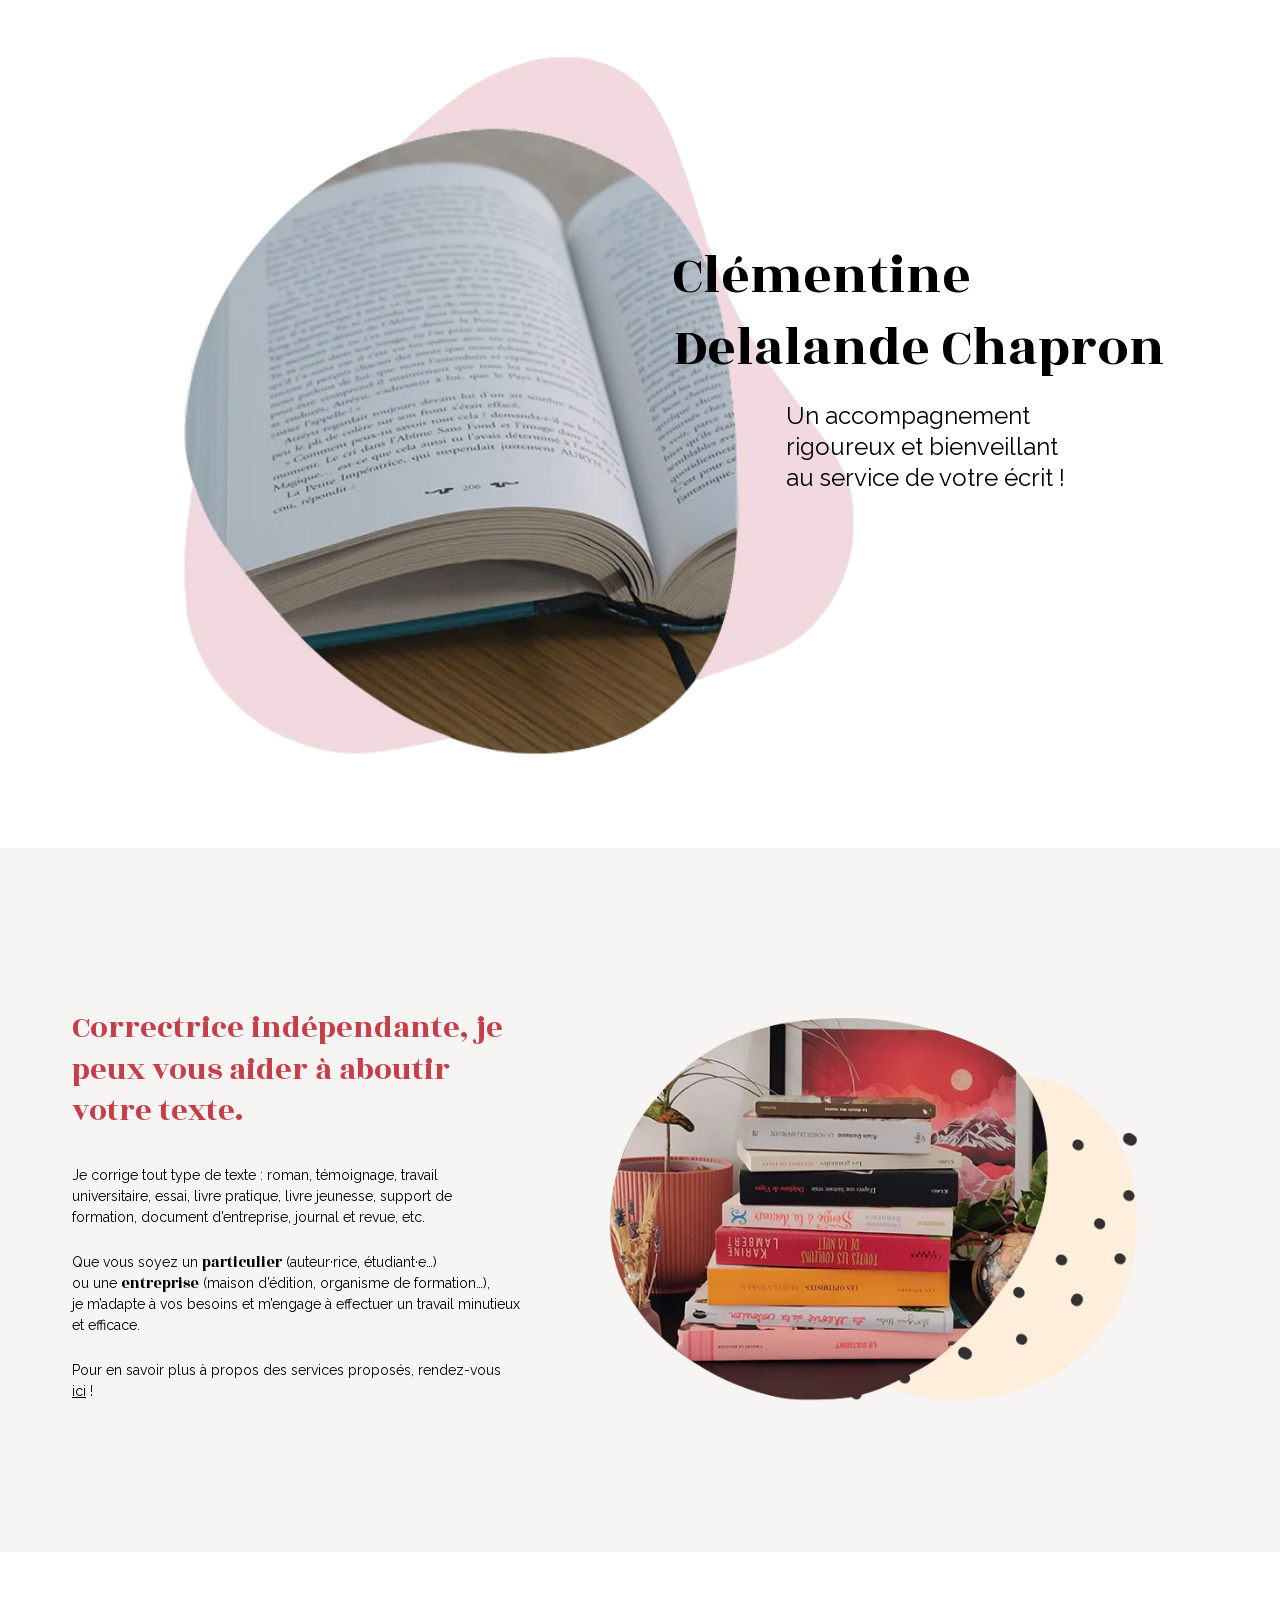
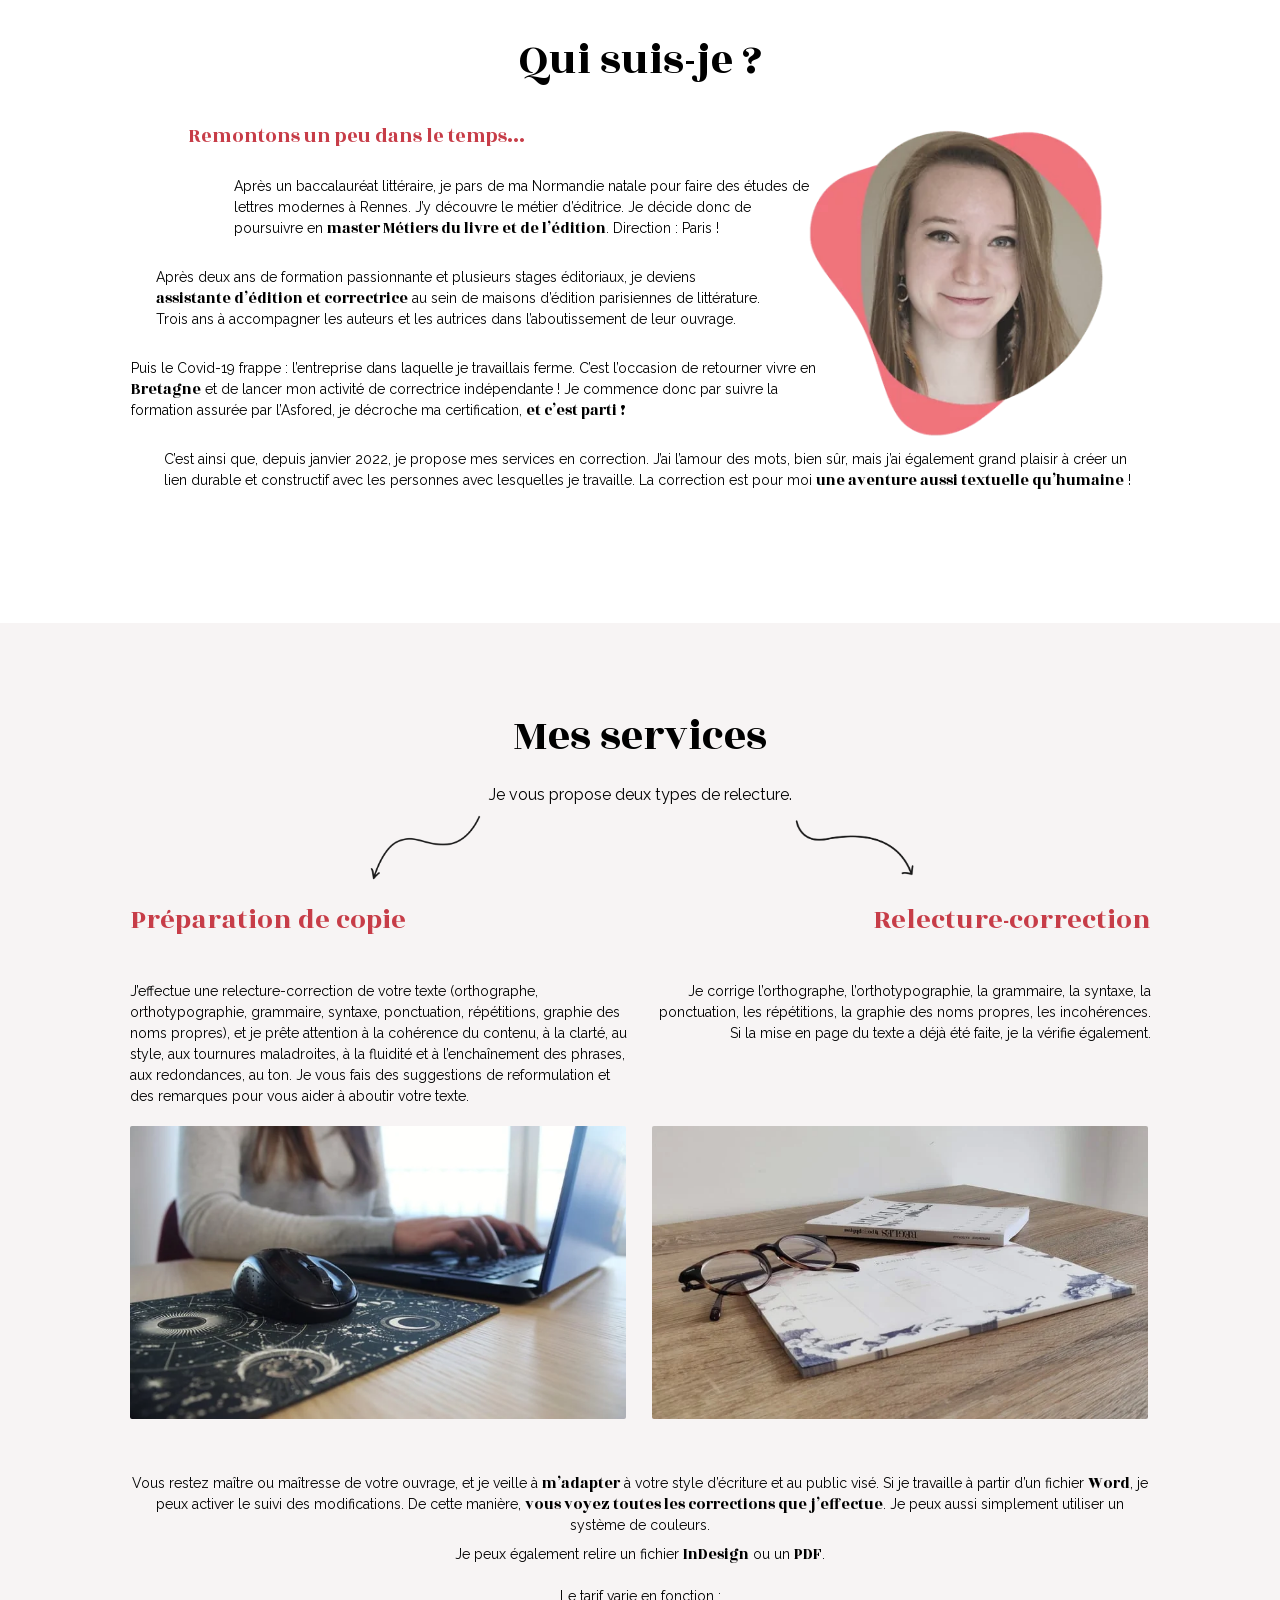
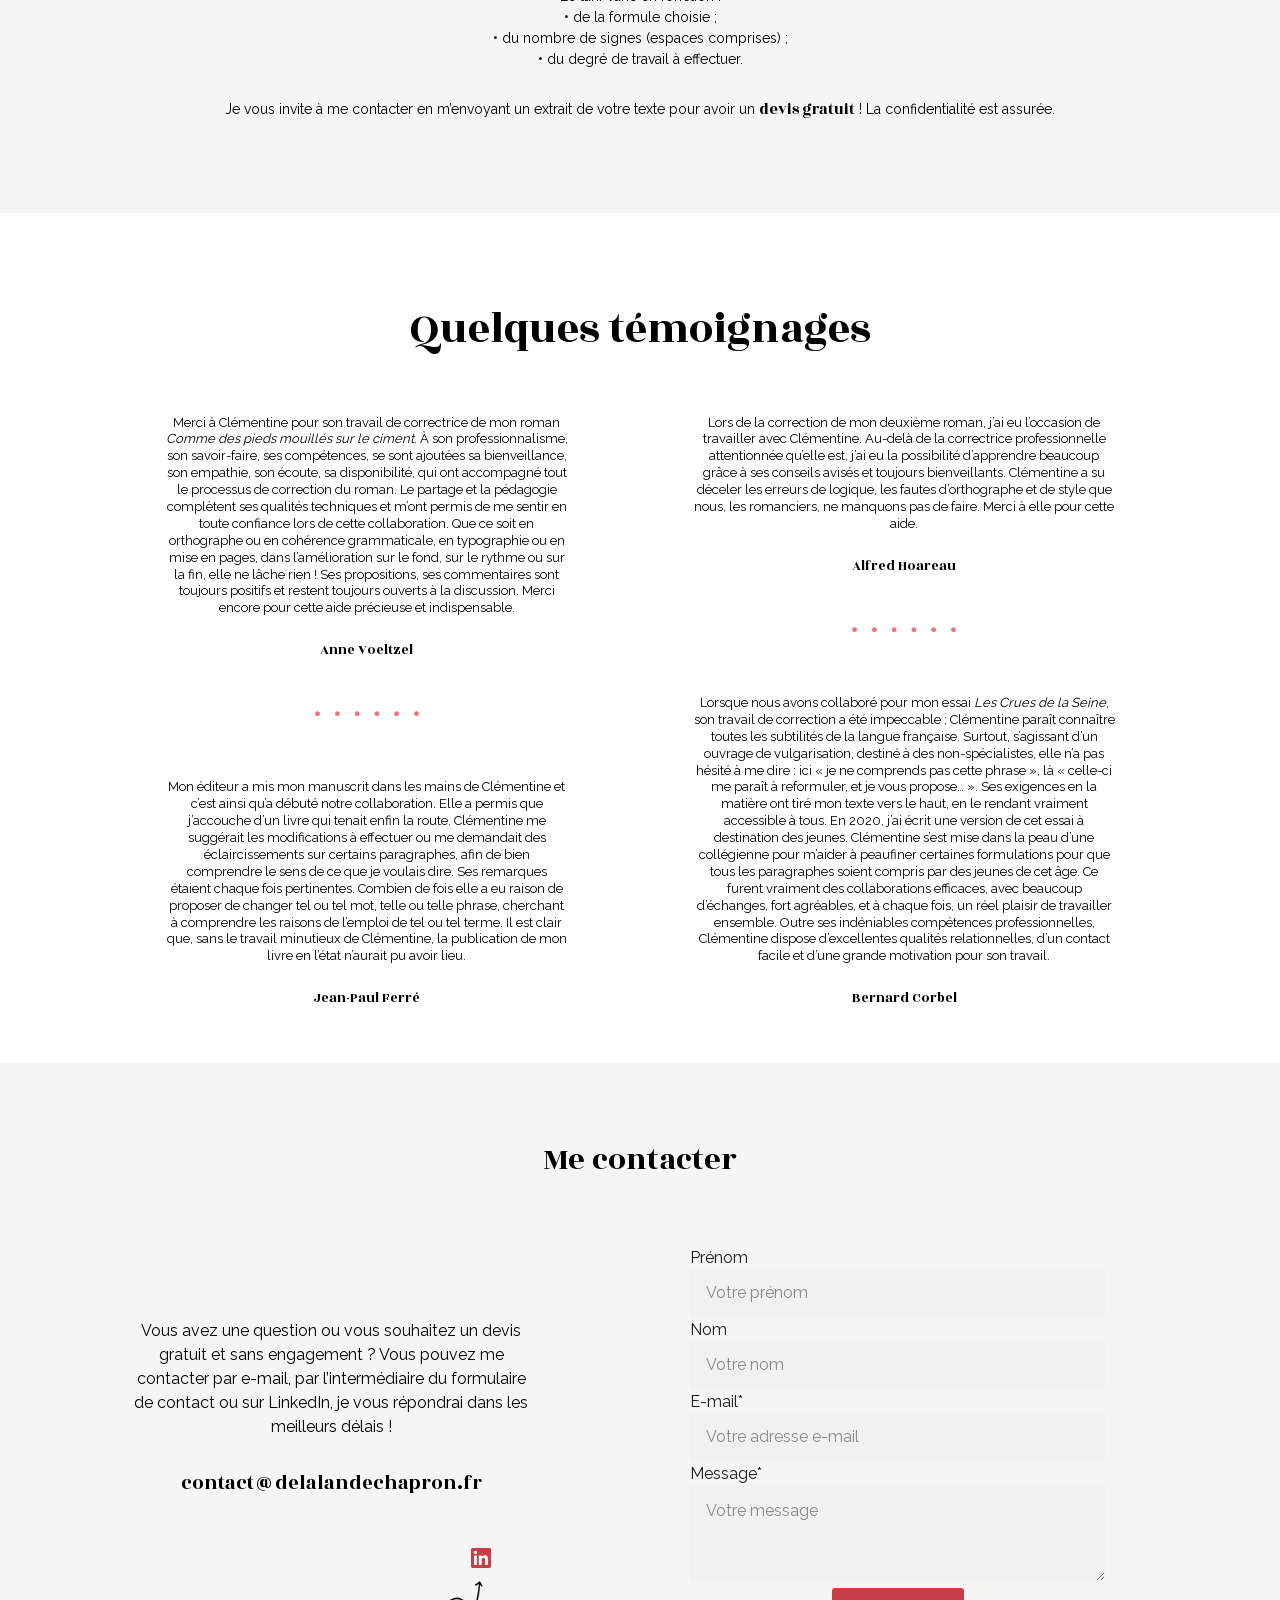
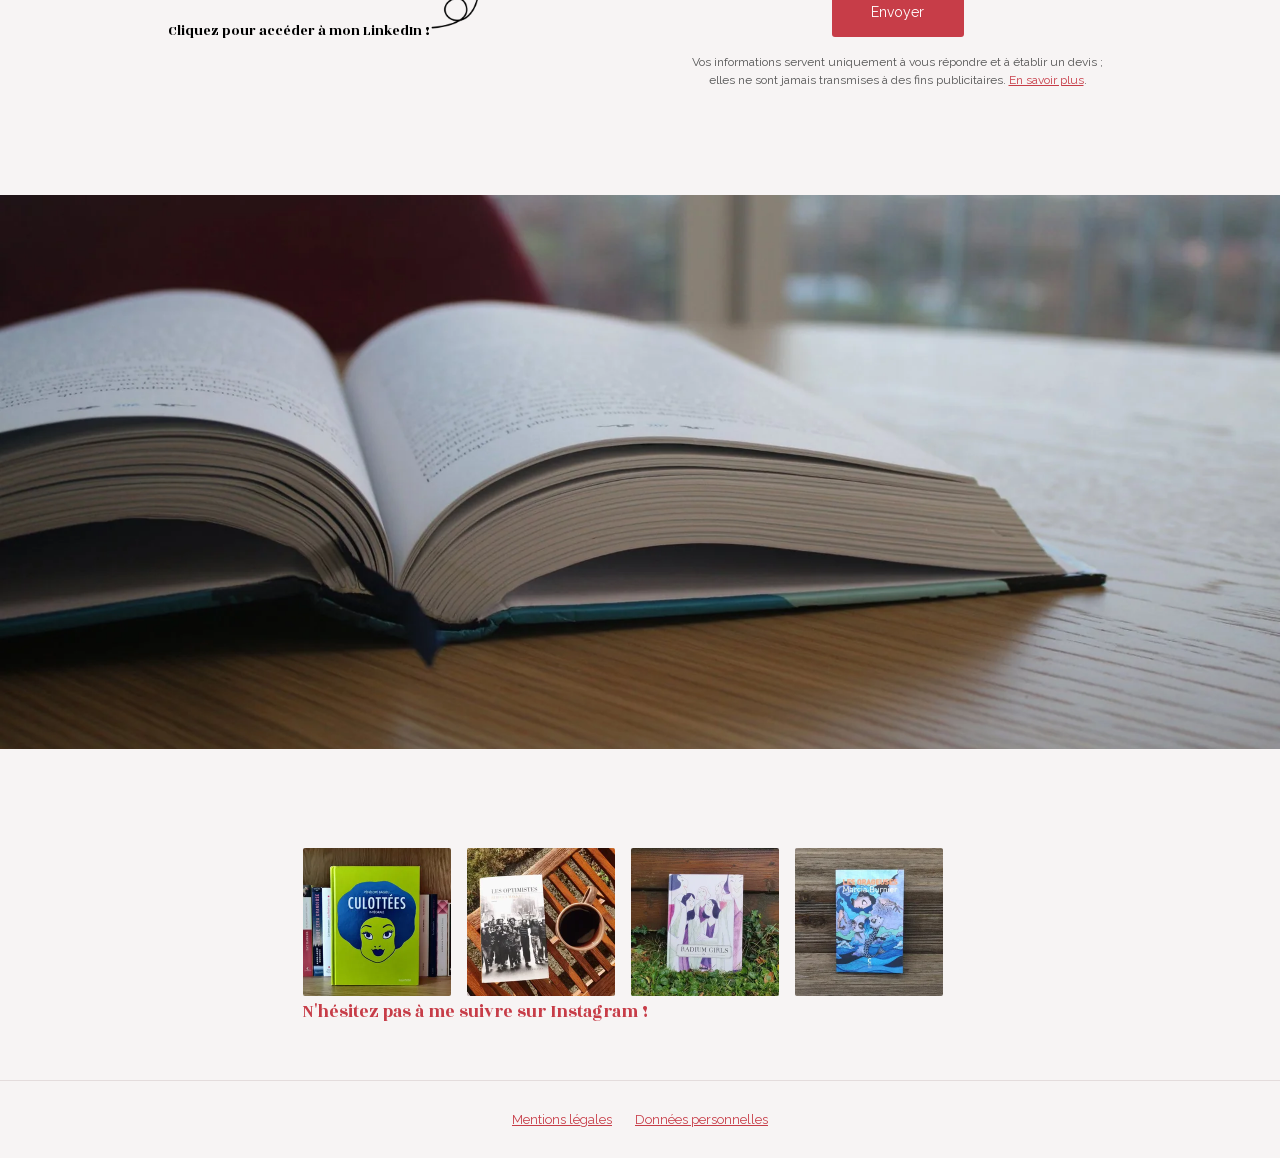
<file: index.html>
<!DOCTYPE html>
<html lang="fr">
<head>
<meta charset="UTF-8">
<meta name="viewport" content="width=device-width, initial-scale=1">
<title>Clémentine Delalande Chapron - Correctrice indépendante</title>
<meta name="description" content="Correctrice indépendante professionnelle, je propose des services de relecture et correction de textes : romans, essais, documents d'entreprise. Devis gratuit et travail rigoureux en Bretagne.">
<!-- URL sans www : www.delalandechapron.fr redirige en 301 vers le domaine nu,
     le canonique doit donc pointer sur la destination, pas sur la redirection. -->
<link rel="canonical" href="https://delalandechapron.fr/">
<meta name="robots" content="index, follow, max-image-preview:large, max-snippet:-1, max-video-preview:-1">
<meta name="theme-color" content="#ffffff">
<meta property="og:type" content="website">
<meta property="og:url" content="https://delalandechapron.fr/">
<meta property="og:locale" content="fr_FR">
<meta property="og:site_name" content="Clémentine Delalande Chapron">
<meta property="og:title" content="Clémentine Delalande Chapron - Correctrice indépendante">
<meta property="og:description" content="Correctrice indépendante professionnelle, je propose des services de relecture et correction de textes : romans, essais, documents d'entreprise. Devis gratuit et travail rigoureux en Bretagne.">
<meta property="og:image" content="https://delalandechapron.fr/assets/images/og-image.jpg">
<meta property="og:image:width" content="1200">
<meta property="og:image:height" content="630">
<meta property="og:image:alt" content="Clémentine Delalande Chapron, correctrice indépendante : relecture, correction, préparation de copie">
<meta name="twitter:card" content="summary_large_image">
<meta name="twitter:title" content="Clémentine Delalande Chapron - Correctrice indépendante">
<meta name="twitter:description" content="Correctrice indépendante professionnelle, je propose des services de relecture et correction de textes : romans, essais, documents d'entreprise. Devis gratuit et travail rigoureux en Bretagne.">
<link rel="shortcut icon" href="/favicons/favicon.ico">
<link rel="icon" type="image/png" sizes="16x16" href="/favicons/favicon-16x16.png">
<link rel="icon" type="image/png" sizes="32x32" href="/favicons/favicon-32x32.png">
<link rel="apple-touch-icon" sizes="180x180" href="/favicons/apple-touch-icon-180x180.png">
<link rel="preload" as="font" type="font/woff2" href="./fonts/rozha-one-latin.woff2" crossorigin>
<link rel="preload" as="font" type="font/woff2" href="./fonts/raleway-400.woff2" crossorigin>
<style>
  @font-face{font-family:'Rozha One';font-style:normal;font-weight:400;font-display:swap;src:url(./fonts/rozha-one-latin.woff2) format('woff2')}
  /* Instance statique 400 au lieu de la police variable 100-900 : cette page
     n'utilise que la graisse 400, l'axe variable coûtait 25 Ko pour rien. */
  @font-face{font-family:'Raleway';font-style:normal;font-weight:400;font-display:swap;src:url(./fonts/raleway-400.woff2) format('woff2')}

  :root{
    --rose:#ff8f98;          /* rose de marque : usage décoratif uniquement */
    /* Rose assombri pour le TEXTE et le bouton. #ff8f98 ne donne que 2,0 à 2,2:1
       sur nos fonds, loin des 4,5:1 exigés par WCAG AA. Teinte conservée,
       saturation réduite -> 5,01:1 sur blanc, 4,58:1 sur le fond teinté. */
    --rose-texte:#c73d48;
    --noir:#000;
    --tint:rgba(237,230,230,.43);
    --serif:'Rozha One',serif;
    --sans:'Raleway',sans-serif;
    --max:1224px;
  }
  *,*::before,*::after{box-sizing:border-box;}
  html,body{overflow-x:hidden;}
  body{
    margin:0;background:#fff;color:var(--noir);
    font-family:var(--sans);font-size:14px;line-height:21px;
    -webkit-font-smoothing:antialiased;-moz-osx-font-smoothing:grayscale;
  }
  img{max-width:100%;display:block;}
  a{color:var(--rose-texte);}

  /* Mot mis en valeur au fil du texte : Rozha One 16px.
     line-height forcé à 21px pour ne pas gonfler la ligne du paragraphe. */
  .accent{font-family:var(--serif);font-size:16px;line-height:21px;}

  /* Titres de section (Rozha One, noir, centrés) */
  .section-title{
    font-family:var(--serif);font-weight:400;font-size:44px;line-height:1.2;
    text-align:center;color:var(--noir);margin:0 0 40px;
  }
  .section-title--sm{font-size:32px;}
  /* Sous-titre rose */
  .subtitle{
    font-family:var(--serif);font-weight:400;font-size:20px;line-height:24px;
    color:var(--rose-texte);margin:0 0 28px;
  }
  .section--tint{background:var(--tint);}

  /* ============================== HERO ==============================
     Base mobile-first : empilé, centré. Le calage absolu pixel-perfect
     est réservé aux écrans larges (voir @media min-width:1180px). */
  .hero{background:#fff;padding:40px 16px;}
  .hero__inner{max-width:var(--max);margin:0 auto;display:flex;flex-direction:column;align-items:center;text-align:center;}
  .hero__title{margin:0 0 24px;max-width:90%;
    font-family:var(--serif);font-weight:400;font-size:32px;line-height:1.3;color:var(--noir);}
  .hero__subtitle{margin:0 0 40px;max-width:85%;
    font-family:var(--sans);font-weight:400;font-size:18px;line-height:1.3;color:var(--noir);}
  .hero__image{width:71%;max-width:360px;height:auto;}

  /* ==================== CORRECTRICE INDÉPENDANTE ==================== */
  .about{padding:48px 16px;}
  .about__inner{max-width:var(--max);margin:0 auto;
    display:flex;align-items:center;justify-content:space-between;gap:32px;}
  .about__text{flex:0 1 448px;}
  .about__title{margin:0 0 32px;
    font-family:var(--serif);font-weight:400;font-size:28px;line-height:1.3;color:var(--rose-texte);}
  .about__text p{margin:0 0 24px;}
  .about__text p:last-child{margin-bottom:0;}
  /* Le lien « ici » est noir ET souligné sur le site de référence. Là-bas il est
     balisé <u><a style="text-decoration:none">ici</a></u> : c'est le <u> qui peint
     le trait, un descendant ne pouvant pas annuler la décoration d'un ancêtre.
     C'est le seul texte souligné de toute la page. */
  .about__text a{color:inherit;text-decoration:underline;}
  .about__img{flex:0 1 549px;width:549px;height:auto;}

  /* ========================== QUI SUIS-JE ========================== */
  .bio-section{padding:48px 16px;}
  .bio{max-width:1018px;margin:0 auto;}
  .bio::after{content:'';display:table;clear:both;}
  .bio p{margin:0 0 28px;}
  .bio p:last-child{margin-bottom:0;}
  .bio__img{float:right;width:344px;height:auto;margin:0 0 20px 44px;}

  /* ========================== MES SERVICES ========================== */
  .services{padding:48px 16px;}
  .services__intro{text-align:center;font-size:16px;line-height:24px;margin:0;}
  /* Flèches décoratives : dimensions reprises telles quelles du site de référence
     (les deux fichiers n'ont ni la même taille ni le même alignement vertical). */
  .services__arrows{display:flex;justify-content:space-between;max-width:555px;margin:4px auto 0;align-items:flex-start;}
  .services__arrow{opacity:.9;}
  .services__arrow--l{width:124px;height:74px;}
  .services__arrow--r{width:129px;height:64px;margin-top:5px;}
  .services__cols{display:flex;gap:26px;max-width:1021px;margin:19px auto 0;align-items:stretch;}
  .services__col{flex:1 1 0;display:flex;flex-direction:column;text-align:center;}
  .services__col h3{font-family:var(--serif);font-weight:400;font-size:28px;line-height:1.2;color:var(--rose-texte);margin:0 0 44px;text-align:center;}
  .services__col p{margin:0 0 19px;}
  /* margin-top:auto pousse chaque image en bas de sa colonne -> bas alignés */
  .services__col img{width:100%;height:auto;border-radius:2px;margin-top:auto;}
  .services__more{max-width:1018px;margin:54px auto 0;text-align:center;}
  .services__more p{margin:0 0 8px;}
  .services__more p:nth-of-type(2){margin-bottom:21px;}   /* respiration avant le bloc tarifs */
  .services__more p:nth-of-type(3){margin-bottom:0;}      /* « Le tarif varie… » collé à la liste */
  .services__more ul{list-style:none;padding:0;margin:0 0 29px;}
  .services__more p:last-of-type{margin-bottom:0;}

  /* ========================== TÉMOIGNAGES ========================== */
  .temoignages{padding:48px 16px;}
  .temoignages__grid{display:flex;gap:60px;max-width:949px;margin:0 auto;}
  .temoignages__col{flex:1 1 0;}
  .temoignage p{font-size:13px;line-height:16.9px;margin:0 0 24px;text-align:center;}
  .temoignage cite{display:block;margin:0;
    font-family:var(--serif);font-style:normal;font-weight:400;font-size:14px;line-height:18.2px;
    color:var(--noir);text-align:center;}
  .dots{display:block;width:114px;height:10px;margin:50px auto 60px;}

  /* ========================== ME CONTACTER ========================== */
  .contact{padding:48px 16px;}
  .contact__inner{max-width:1018px;margin:40px auto 0;display:flex;gap:40px;align-items:flex-start;}
  .contact__left{flex:1 1 0;text-align:center;}
  .contact__form{flex:0 1 415px;}
  .contact__intro{margin:0;font-size:16px;line-height:24px;}
  .contact__email{margin:32px 0 0;font-family:var(--serif);font-size:20px;line-height:24px;color:var(--noir);}
  /* L'adresse devient cliquable sans changer d'aspect : elle reste noire et
     sans soulignement comme sur le site d'origine, où c'était du texte brut.
     L'affordance vient du curseur, et le soulignement n'apparaît qu'au survol. */
  .contact__email a{color:inherit;text-decoration:none;}
  .contact__email a:hover{text-decoration:underline;}
  .contact__linkedin{position:relative;height:92px;width:300px;margin:53px auto 0;}
  /* Icône en --rose-texte et non --rose : à 2,18:1 le rose de marque n'atteint
     pas les 3:1 exigés pour un élément graphique porteur de sens. */
  .contact__linkedin-icon{position:absolute;top:0;right:0;color:var(--rose-texte);line-height:0;}
  .contact__linkedin-arrow{position:absolute;top:29px;right:44px;width:61px;height:55px;}
  .contact__linkedin-text{position:absolute;top:74px;left:0;
    font-family:var(--serif);font-size:14px;line-height:18.2px;color:var(--noir);text-decoration:none;}
  .contact__linkedin-text:hover{text-decoration:underline;}
  .contact__form label{display:block;margin:0 0 2px;font-size:16px;line-height:19px;color:#1a1a1a;}
  .contact__form input,.contact__form textarea{
    width:100%;border:0;border-radius:0;background:#f1f1f1;
    font-family:var(--sans);font-size:16px;color:#1d1e20;}
  .contact__form input{height:48px;padding:0 16px;margin:0 0 3px;}
  /* display:block sur le textarea : sinon la line-box ajoute ~6px sous le champ */
  .contact__form textarea{display:block;height:96px;padding:16px;margin:0 0 7px;resize:vertical;}
  .contact__form ::placeholder{color:#888;opacity:1;}
  .contact__form button{
    display:block;width:132px;height:49px;margin:0 auto;padding:0;
    border:0;border-radius:3px;background:var(--rose-texte);
    font-family:var(--sans);font-size:14px;color:#fff;cursor:pointer;}
  .contact__form button:hover{opacity:.9;}
  /* Information RGPD au point de collecte (article 13 du règlement) */
  .contact__rgpd{margin:16px 0 0;font-size:12px;line-height:1.5;color:#555;text-align:center;}

  /* ======================= BANNIÈRE + INSTAGRAM ======================= */
  /* Bannière décorative. L'image existe en quatre largeurs : on sert la plus
     petite qui convienne au lieu de la 1920 px (86,8 Ko) pour tout le monde.
     Elle est recadrée en « cover » sur une bande de 240 à 554 px de haut, donc
     une légère perte de finesse sur écran haute densité ne se voit pas — et
     cela évite 64 Ko sur mobile. */
  .banner{height:554px;background:url(./assets/images/hero-bg-768w.webp) center/cover no-repeat;background-color:#1d1e20;}
  @media (min-width:641px){.banner{background-image:url(./assets/images/hero-bg-1024w.webp);}}
  @media (min-width:1025px){.banner{background-image:url(./assets/images/hero-bg-1920w.webp);}}
  .insta{padding:48px 16px 40px;}
  .insta__grid{display:flex;gap:16px;flex-wrap:wrap;justify-content:center;max-width:674px;margin:0 auto;}
  .insta__grid a{flex:0 0 auto;width:148px;height:148px;overflow:hidden;border-radius:2px;}
  .insta__grid img{width:100%;height:100%;object-fit:cover;}
  .insta__caption{max-width:674px;margin:5px auto 0;text-align:center;
    font-family:var(--serif);font-weight:400;font-size:18px;line-height:23.4px;color:var(--rose-texte);}
  .insta__caption a{color:inherit;text-decoration:none;}
  .insta__caption a:hover{text-decoration:underline;}

  /* ============================= PIED DE PAGE =============================
     Absent du site d'origine. Ajouté pour rendre accessibles les mentions
     légales, obligatoires, depuis n'importe où dans la page. */
  .pied{background:var(--tint);border-top:1px solid #e4dcdc;
    padding:28px 24px;text-align:center;font-size:13px;}
  .pied a{margin:0 10px;}

  /* ==================================================================
     ÉCRANS LARGES (≥1180px) — calage pixel sur delalandechapron.fr.
     Les hauteurs de section, retraits et gouttières ci-dessous sont
     relevés au pixel sur le site de référence à 1440px de large.
     ================================================================== */
  @media (min-width:1180px){

    /* ---- HERO : section de 848px, éléments positionnés en absolu ---- */
    .hero{padding:0;}
    .hero__inner{position:relative;min-height:848px;display:block;text-align:left;}
    .hero__image{position:absolute;z-index:1;top:54px;left:12.4%;width:55.5%;max-width:none;}
    .hero__title{position:absolute;z-index:2;top:241px;left:52.7%;width:540px;max-width:none;margin:0;font-size:55px;}
    .hero__subtitle{position:absolute;z-index:2;top:400px;left:61.9%;width:295px;max-width:none;margin:0;font-size:24px;}

    /* ---- CORRECTRICE INDÉPENDANTE : section de 704px ---- */
    .about{padding:0;}
    .about__inner{min-height:704px;padding:160px 0 0 44px;
      align-items:flex-start;justify-content:flex-start;text-align:left;gap:0;}
    .about__text{flex:0 0 448px;width:auto;max-width:none;}
    .about__title{font-size:32px;}
    .about__img{flex:0 0 549px;width:549px;max-width:none;margin:4px 0 0 80px;}

    /* ---- QUI SUIS-JE : section de 671px ---- */
    .bio-section{padding:83px 0 132px;}
    .bio-section .section-title{margin-bottom:36px;}
    .bio{position:relative;max-width:1018px;}
    /* Image sortie du flux : sur le site de référence le texte passe au ras de
       l'image (et la dépasse même de quelques pixels), ce qu'un float interdit. */
    .bio__img{position:absolute;float:none;top:0;left:653px;width:344px;max-width:none;margin:0;}
    /* Retrait ET largeur de chaque paragraphe repris du site de référence : ce
       sont des blocs posés à la main dans le builder d'origine, d'où ces valeurs
       sans logique commune. Elles conditionnent les césures de lignes.
       1 = sous-titre, 2..5 = les quatre paragraphes. */
    .bio p:nth-of-type(1){margin-left:57px;width:400px;}
    /* 575 et non 579 : le site de référence est en white-space:break-spaces,
       où l'espace de fin de ligne doit tenir dans la ligne. Retirer ~4px
       reproduit ses points de césure sans importer cette propriété. */
    .bio p:nth-of-type(2){margin-left:103px;width:575px;}
    .bio p:nth-of-type(3){margin-left:25px;width:610px;}
    .bio p:nth-of-type(4){width:693px;}
    .bio p:nth-of-type(5){margin-left:33px;width:971px;}

    /* ---- MES SERVICES : section de 1190px ---- */
    .services{padding:88px 0 93px;}
    .services .section-title{margin-bottom:19px;}
    /* Colonnes de texte à 503px, images à 496px : les deux ne coïncident pas
       sur le site de référence, et la largeur de texte fixe les césures. */
    .services__cols{gap:15px;}
    .services__col img{width:496px;}
    .services__col--right img{margin-left:4px;}
    /* max-width 500 dans une colonne de 503 : même raison que pour .bio
       (break-spaces sur le site de référence). */
    .services__col p{max-width:500px;}
    .services__col--right p{margin-left:4px;}
    .services__col--left,.services__col--left h3{text-align:left;}
    .services__col--right,.services__col--right h3{text-align:right;}

    /* ---- TÉMOIGNAGES : section de 868px ----
       Colonnes volontairement inégales (402/421) : ce sont les largeurs du
       site de référence, elles conditionnent le nombre de lignes par citation. */
    .temoignages{padding:91px 0 56px;}
    .temoignages .section-title{margin-bottom:58px;}
    .temoignages__grid{gap:126px;}
    .temoignages__col--l{flex:0 0 402px;}
    .temoignages__col--r{flex:0 0 421px;}

    /* ---- ME CONTACTER : section de 749px ---- */
    /* Marge basse ramenée de 173 à 106 px : la mention RGPD ajoutée sous le
       bouton fait grandir le formulaire de 67 px, absorbés ici pour que la
       section garde sa hauteur de 749 px et que la bannière, la grille
       Instagram et tout ce qui précède ne bougent pas d'un pixel. */
    .contact{padding:78px 0 106px;}
    .contact .section-title{margin-bottom:0;}
    .contact__inner{justify-content:flex-start;gap:159px;margin-top:65px;}
    .contact__left{flex:0 0 400px;padding-top:74px;}
    .contact__form{flex:0 0 415px;padding-top:3px;}
    /* Bloc LinkedIn : icône, flèche et libellé calés un à un sur l'original. */
    .contact__linkedin{width:400px;margin:53px 0 0;}
    .contact__linkedin-icon{left:340px;right:auto;}
    .contact__linkedin-arrow{left:296px;right:auto;}
    .contact__linkedin-text{left:37px;}

    /* ---- BANNIÈRE + INSTAGRAM ---- */
    .banner{height:554px;}
    .insta{padding:99px 0 56px;}
    .insta__grid{flex-wrap:nowrap;justify-content:flex-start;}
    .insta__caption{text-align:left;}
  }

  /* ================================ MOBILE =============================== */
  @media (max-width:919px){
    .section-title{font-size:34px;margin-bottom:32px;}
    .section-title--sm{font-size:28px;}

    .about__inner{flex-direction:column;align-items:center;text-align:center;}
    .about__text{flex:none;width:100%;max-width:480px;}
    .about__img{flex:none;width:80%;max-width:360px;}

    .bio{text-align:center;}
    .bio .subtitle{text-align:center;}
    .bio__img{float:none;display:block;width:60%;max-width:280px;margin:0 auto 24px;}

    .services__arrows{display:none;}
    .services__cols{flex-direction:column;gap:40px;}

    .temoignages__grid{flex-direction:column;gap:0;}

    .contact__inner{flex-direction:column;gap:40px;}
    .contact__left{flex:none;}
    .contact__form{flex:none;width:100%;}

    .banner{height:240px;}
    .insta__grid a{width:130px;height:130px;}
  }
</style>
<script type="application/ld+json">
{
  "@context": "https://schema.org/",
  "@type": "Person",
  "name": "Clémentine Delalande Chapron",
  "jobTitle": "Correctrice indépendante",
  "description": "Correctrice indépendante professionnelle, je propose des services de relecture et correction de textes : romans, essais, documents d'entreprise. Devis gratuit et travail rigoureux en Bretagne.",
  "url": "https://delalandechapron.fr",
  "email": "contact@delalandechapron.fr",
  "address": {
    "@type": "PostalAddress",
    "addressRegion": "Bretagne",
    "addressCountry": "FR"
  },
  "contactPoint": {
    "@type": "ContactPoint",
    "contactType": "Service Client",
    "email": "contact@delalandechapron.fr",
    "availableLanguage": "French"
  },
  "sameAs": [
    "https://www.linkedin.com/in/cl%C3%A9mentine-delalande-chapron-a98442133",
    "https://www.instagram.com/clementine.correctrice/"
  ],
  "knowsAbout": ["Correction de textes", "Relecture", "Orthographe", "Grammaire", "Édition"],
  "offers": {
    "@type": "Service",
    "name": "Services de correction et relecture",
    "description": "Relecture-correction et préparation de copie pour tous types de textes",
    "provider": { "@type": "Person", "name": "Clémentine Delalande Chapron" }
  },
  "inLanguage": "fr"
}
</script>
</head>
<body>

<main>

  <!-- ============================ HERO ============================ -->
  <section class="hero">
    <div class="hero__inner">
      <h1 class="hero__title">Clémentine Delalande Chapron</h1>
      <p class="hero__subtitle">Un accompagnement rigoureux et bienveillant au service de votre écrit&nbsp;!</p>
      <!-- Descripteurs w = largeur RÉELLE des fichiers (609 et 375 px), et non la
           taille d'affichage comme c'était écrit ici (679w et 257w) : le navigateur
           choisit sa source d'après ces valeurs, il ne faut pas lui mentir.
           À noter : le fichier fait 609 px alors qu'il est affiché à 679, donc il est
           étiré — 2,2x sur écran haute densité. C'est hérité de l'ancien site, qui
           déclarait déjà width="679" sur ce même fichier. Seule la photo d'origine
           permettra d'y remédier ; le CDN Zyro qui hébergeait une version 1440 px
           renvoie désormais 404. -->
      <img class="hero__image" src="./assets/images/hero-portrait.webp"
           srcset="./assets/images/hero-portrait-mobile.webp 375w, ./assets/images/hero-portrait.webp 609w"
           sizes="(min-width:920px) 679px, 257px" width="609" height="631"
           alt="Gros plan sur un livre ouvert" loading="eager" fetchpriority="high">
    </div>
  </section>

  <!-- ====================== CORRECTRICE INDÉPENDANTE ====================== -->
  <section class="about section--tint">
    <div class="about__inner">
      <div class="about__text">
        <h2 class="about__title">Correctrice indépendante, je peux vous aider à aboutir votre texte.</h2>
        <p>Je corrige tout type de texte&nbsp;: roman, témoignage, travail universitaire, essai, livre pratique, livre jeunesse, support de formation, document d’entreprise, journal et revue, etc.</p>
        <p>Que vous soyez un <span class="accent">particulier</span> (auteur·rice, étudiant·e…)<br>
           ou une <span class="accent">entreprise</span> (maison d’édition, organisme de formation…),<br>
           je m’adapte à vos besoins et m’engage à effectuer un travail minutieux et efficace.</p>
        <p>Pour en savoir plus à propos des services proposés, rendez-vous <a href="#messervices">ici</a>&nbsp;!</p>
      </div>
      <img class="about__img" src="./assets/images/portrait-about.webp"
           srcset="./assets/images/portrait-about-mobile.webp 300w, ./assets/images/portrait-about.webp 549w"
           sizes="(min-width:920px) 549px, 80vw" width="549" height="396"
           alt="Pile de livres corrigés par Clémentine Delalande Chapron" loading="lazy">
    </div>
  </section>

  <!-- ============================ QUI SUIS-JE ============================ -->
  <section class="bio-section">
    <h2 class="section-title">Qui suis-je&nbsp;?</h2>
    <div class="bio">
      <img class="bio__img" src="./assets/images/livre-ma-taate.webp"
           srcset="./assets/images/livre-ma-taate-mobile.webp 300w, ./assets/images/livre-ma-taate.webp 375w"
           sizes="(min-width:920px) 344px, 60vw" width="375" height="345"
           alt="Portrait de Clémentine Delalande Chapron" loading="lazy">
      <p class="subtitle">Remontons un peu dans le temps...</p>
      <p>Après un baccalauréat littéraire, je pars de ma Normandie natale pour faire des études de lettres modernes à Rennes. J’y découvre le métier d’éditrice. Je décide donc de poursuivre en <span class="accent">master Métiers du livre et de l’édition</span>. Direction&nbsp;: Paris&nbsp;!</p>
      <p>Après deux ans de formation passionnante et plusieurs stages éditoriaux, je deviens <span class="accent">assistante d’édition et correctrice</span> au sein de maisons d’édition parisiennes de littérature. Trois ans à accompagner les auteurs et les autrices dans l’aboutissement de leur ouvrage.</p>
      <p>Puis le Covid-19 frappe&nbsp;: l’entreprise dans laquelle je travaillais ferme. C’est l’occasion de retourner vivre en <span class="accent">Bretagne</span> et de lancer mon activité de correctrice indépendante&nbsp;! Je commence donc par suivre la formation assurée par l’Asfored, je décroche ma certification, <span class="accent">et c’est parti&nbsp;!</span></p>
      <p>C’est ainsi que, depuis janvier 2022, je propose mes services en correction. J’ai l’amour des mots, bien sûr, mais j’ai également grand plaisir à créer un lien durable et constructif avec les personnes avec lesquelles je travaille. La correction est pour moi <span class="accent">une aventure aussi textuelle qu’humaine</span>&nbsp;!</p>
    </div>
  </section>

  <!-- ============================ MES SERVICES ============================ -->
  <section id="messervices" class="services section--tint">
    <h2 class="section-title">Mes services</h2>
    <p class="services__intro">Je vous propose deux types de relecture.</p>
    <div class="services__arrows">
      <img class="services__arrow services__arrow--l" src="./assets/images/fleche-gauche.png" width="124" height="74" alt="" aria-hidden="true" loading="lazy">
      <img class="services__arrow services__arrow--r" src="./assets/images/fleche-droite.png" width="129" height="64" alt="" aria-hidden="true" loading="lazy">
    </div>
    <div class="services__cols">
      <div class="services__col services__col--left">
        <h3>Préparation de copie</h3>
        <p>J’effectue une relecture-correction de votre texte (orthographe, orthotypographie, grammaire, syntaxe, ponctuation, répétitions, graphie des noms propres), et je prête attention à la cohérence du contenu, à la clarté, au style, aux tournures maladroites, à la fluidité et à l’enchaînement des phrases, aux redondances, au ton. Je vous fais des suggestions de reformulation et des remarques pour vous aider à aboutir votre texte.</p>
        <img src="./assets/images/correction-manuscrit.webp" width="496" height="292" alt="Préparation de copie : travail sur ordinateur" loading="lazy">
      </div>
      <div class="services__col services__col--right">
        <h3>Relecture-correction</h3>
        <p>Je corrige l’orthographe, l’orthotypographie, la grammaire, la syntaxe, la ponctuation, les répétitions, la graphie des noms propres, les incohérences. Si la mise en page du texte a déjà été faite, je la vérifie également.</p>
        <img src="./assets/images/correction-exemple.webp" width="496" height="292" alt="Lunettes de lecture posées sur un ouvrage" loading="lazy">
      </div>
    </div>
    <div class="services__more">
      <p>Vous restez maître ou maîtresse de votre ouvrage, et je veille à <span class="accent">m’adapter</span> à votre style d’écriture et au public visé. Si je travaille à partir d’un fichier <span class="accent">Word</span>, je peux activer le suivi des modifications. De cette manière, <span class="accent">vous voyez toutes les corrections que j’effectue</span>. Je peux aussi simplement utiliser un système de couleurs.</p>
      <p>Je peux également relire un fichier <span class="accent">InDesign</span> ou un <span class="accent">PDF</span>.</p>
      <p>Le tarif varie en fonction&nbsp;:</p>
      <ul>
        <li>• de la formule choisie&nbsp;;</li>
        <li>• du nombre de signes (espaces comprises)&nbsp;;</li>
        <li>• du degré de travail à effectuer.</li>
      </ul>
      <p>Je vous invite à me contacter en m’envoyant un extrait de votre texte pour avoir un <span class="accent">devis gratuit</span>&nbsp;! La confidentialité est assurée.</p>
    </div>
  </section>

  <!-- ============================ TÉMOIGNAGES ============================ -->
  <section class="temoignages">
    <h2 class="section-title">Quelques témoignages</h2>
    <div class="temoignages__grid">
      <div class="temoignages__col temoignages__col--l">
        <div class="temoignage">
          <p>Merci à Clémentine pour son travail de correctrice de mon roman <em>Comme des pieds mouillés sur le ciment</em>. À son professionnalisme, son savoir-faire, ses compétences, se sont ajoutées sa bienveillance, son empathie, son écoute, sa disponibilité, qui ont accompagné tout le processus de correction du roman. Le partage et la pédagogie complètent ses qualités techniques et m’ont permis de me sentir en toute confiance lors de cette collaboration. Que ce soit en orthographe ou en cohérence grammaticale, en typographie ou en mise en pages, dans l’amélioration sur le fond, sur le rythme ou sur la fin, elle ne lâche rien&nbsp;! Ses propositions, ses commentaires sont toujours positifs et restent toujours ouverts à la discussion. Merci encore pour cette aide précieuse et indispensable.</p>
          <cite>Anne Voeltzel</cite>
        </div>
        <img class="dots" src="./assets/images/decoration-pois.png" width="114" height="10" alt="" aria-hidden="true" loading="lazy">
        <div class="temoignage">
          <p>Mon éditeur a mis mon manuscrit dans les mains de Clémentine et c’est ainsi qu’a débuté notre collaboration. Elle a permis que j’accouche d’un livre qui tenait enfin la route. Clémentine me suggérait les modifications à effectuer ou me demandait des éclaircissements sur certains paragraphes, afin de bien comprendre le sens de ce que je voulais dire. Ses remarques étaient chaque fois pertinentes. Combien de fois elle a eu raison de proposer de changer tel ou tel mot, telle ou telle phrase, cherchant à comprendre les raisons de l’emploi de tel ou tel terme. Il est clair que, sans le travail minutieux de Clémentine, la publication de mon livre en l’état n’aurait pu avoir lieu.</p>
          <cite>Jean-Paul Ferré</cite>
        </div>
      </div>
      <div class="temoignages__col temoignages__col--r">
        <div class="temoignage">
          <p>Lors de la correction de mon deuxième roman, j’ai eu l’occasion de travailler avec Clémentine. Au-delà de la correctrice professionnelle attentionnée qu’elle est, j’ai eu la possibilité d’apprendre beaucoup grâce à ses conseils avisés et toujours bienveillants. Clémentine a su déceler les erreurs de logique, les fautes d’orthographe et de style que nous, les romanciers, ne manquons pas de faire. Merci à elle pour cette aide.</p>
          <cite>Alfred Hoareau</cite>
        </div>
        <img class="dots" src="./assets/images/decoration-pois.png" width="114" height="10" alt="" aria-hidden="true" loading="lazy">
        <div class="temoignage">
          <p>Lorsque nous avons collaboré pour mon essai <em>Les Crues de la Seine</em>, son travail de correction a été impeccable&nbsp;; Clémentine paraît connaître toutes les subtilités de la langue française. Surtout, s’agissant d’un ouvrage de vulgarisation, destiné à des non-spécialistes, elle n’a pas hésité à me dire&nbsp;: ici «&nbsp;je ne comprends pas cette phrase&nbsp;», là «&nbsp;celle-ci me paraît à reformuler, et je vous propose…&nbsp;». Ses exigences en la matière ont tiré mon texte vers le haut, en le rendant vraiment accessible à tous. En 2020, j’ai écrit une version de cet essai à destination des jeunes. Clémentine s’est mise dans la peau d’une collégienne pour m’aider à peaufiner certaines formulations pour que tous les paragraphes soient compris par des jeunes de cet âge. Ce furent vraiment des collaborations efficaces, avec beaucoup d’échanges, fort agréables, et à chaque fois, un réel plaisir de travailler ensemble. Outre ses indéniables compétences professionnelles, Clémentine dispose d’excellentes qualités relationnelles, d’un contact facile et d’une grande motivation pour son travail.</p>
          <cite>Bernard Corbel</cite>
        </div>
      </div>
    </div>
  </section>

  <!-- ============================ ME CONTACTER ============================ -->
  <section class="contact section--tint">
    <h2 class="section-title section-title--sm">Me contacter</h2>
    <div class="contact__inner">
      <div class="contact__left">
        <p class="contact__intro">Vous avez une question ou vous souhaitez un devis gratuit et sans engagement&nbsp;? Vous pouvez me contacter par e-mail, par l’intermédiaire du formulaire de contact ou sur LinkedIn, je vous répondrai dans les meilleurs délais&nbsp;!</p>
        <p class="contact__email"><a href="mailto:contact@delalandechapron.fr">contact@delalandechapron.fr</a></p>
        <div class="contact__linkedin">
          <a class="contact__linkedin-icon" href="https://www.linkedin.com/in/cl%C3%A9mentine-delalande-chapron-a98442133" target="_blank" rel="noopener" aria-label="Profil LinkedIn de Clémentine Delalande Chapron">
            <svg viewBox="0 0 24 24" width="20" height="20" fill="currentColor" aria-hidden="true"><path d="M20.45 20.45h-3.56v-5.57c0-1.33-.03-3.04-1.85-3.04-1.85 0-2.14 1.45-2.14 2.94v5.67H9.35V9h3.41v1.56h.05c.48-.9 1.64-1.85 3.37-1.85 3.6 0 4.27 2.37 4.27 5.46v6.28zM5.34 7.43a2.06 2.06 0 1 1 0-4.13 2.06 2.06 0 0 1 0 4.13zM7.12 20.45H3.56V9h3.56v11.45zM22.22 0H1.77C.79 0 0 .77 0 1.73v20.54C0 23.23.79 24 1.77 24h20.45c.98 0 1.78-.77 1.78-1.73V1.73C24 .77 23.2 0 22.22 0z"/></svg>
          </a>
          <img class="contact__linkedin-arrow" src="./assets/images/fleche-bas.png" width="61" height="55" alt="" aria-hidden="true" loading="lazy">
          <a class="contact__linkedin-text" href="https://www.linkedin.com/in/cl%C3%A9mentine-delalande-chapron-a98442133" target="_blank" rel="noopener">Cliquez pour accéder à mon LinkedIn&nbsp;!</a>
        </div>
      </div>
      <form class="contact__form" name="contact" method="POST" action="/merci" data-netlify="true" netlify-honeypot="bot-field">
        <input type="hidden" name="form-name" value="contact">
        <p hidden><label>Ne pas remplir&nbsp;: <input name="bot-field"></label></p>
        <label for="prenom">Prénom</label>
        <input id="prenom" type="text" name="prenom" placeholder="Votre prénom">
        <label for="nom">Nom</label>
        <input id="nom" type="text" name="nom" placeholder="Votre nom">
        <label for="email">E-mail*</label>
        <input id="email" type="email" name="email" required placeholder="Votre adresse e-mail">
        <label for="message">Message*</label>
        <textarea id="message" name="message" required placeholder="Votre message"></textarea>
        <button type="submit">Envoyer</button>
        <p class="contact__rgpd">Vos informations servent uniquement à vous répondre et à établir un devis&nbsp;; elles ne sont jamais transmises à des fins publicitaires. <a href="/mentions-legales#donnees-personnelles">En savoir plus</a>.</p>
      </form>
    </div>
  </section>

  <!-- ============================ BANNIÈRE ============================ -->
  <div class="banner" role="img" aria-label="Livre ouvert posé sur une table"></div>

  <!-- ============================ INSTAGRAM ============================ -->
  <section class="insta section--tint">
    <div class="insta__grid">
      <a href="https://www.instagram.com/p/C_GNXeIquNM/" target="_blank" rel="noopener"><img src="./assets/images/instagram-1.webp" width="296" height="296" loading="lazy" alt="Publication Instagram : Culottées, l’intégrale de Pénélope Bagieu"></a>
      <a href="https://www.instagram.com/p/CwisTeYqcnq/" target="_blank" rel="noopener"><img src="./assets/images/instagram-2.webp" width="296" height="296" loading="lazy" alt="Publication Instagram : Les Optimistes, roman de Rebecca Makkai"></a>
      <a href="https://www.instagram.com/p/CwVPudGK7IF/" target="_blank" rel="noopener"><img src="./assets/images/instagram-3.webp" width="296" height="296" loading="lazy" alt="Publication Instagram : Radium Girls de Cy."></a>
      <a href="https://www.instagram.com/p/Cjn-6ibqRlZ/" target="_blank" rel="noopener"><img src="./assets/images/instagram-4.webp" width="296" height="296" loading="lazy" alt="Publication Instagram : Les Orageuses de Marcia Burnier"></a>
    </div>
    <p class="insta__caption"><a href="https://www.instagram.com/clementine.correctrice/" target="_blank" rel="noopener">N'hésitez pas à me suivre sur Instagram&nbsp;!</a></p>
  </section>

</main>

  <!-- ============================ PIED DE PAGE ============================ -->
  <footer class="pied">
    <nav aria-label="Liens légaux">
      <a href="/mentions-legales">Mentions légales</a>
      <a href="/mentions-legales#donnees-personnelles">Données personnelles</a>
    </nav>
  </footer>

</body>
</html>
</file>
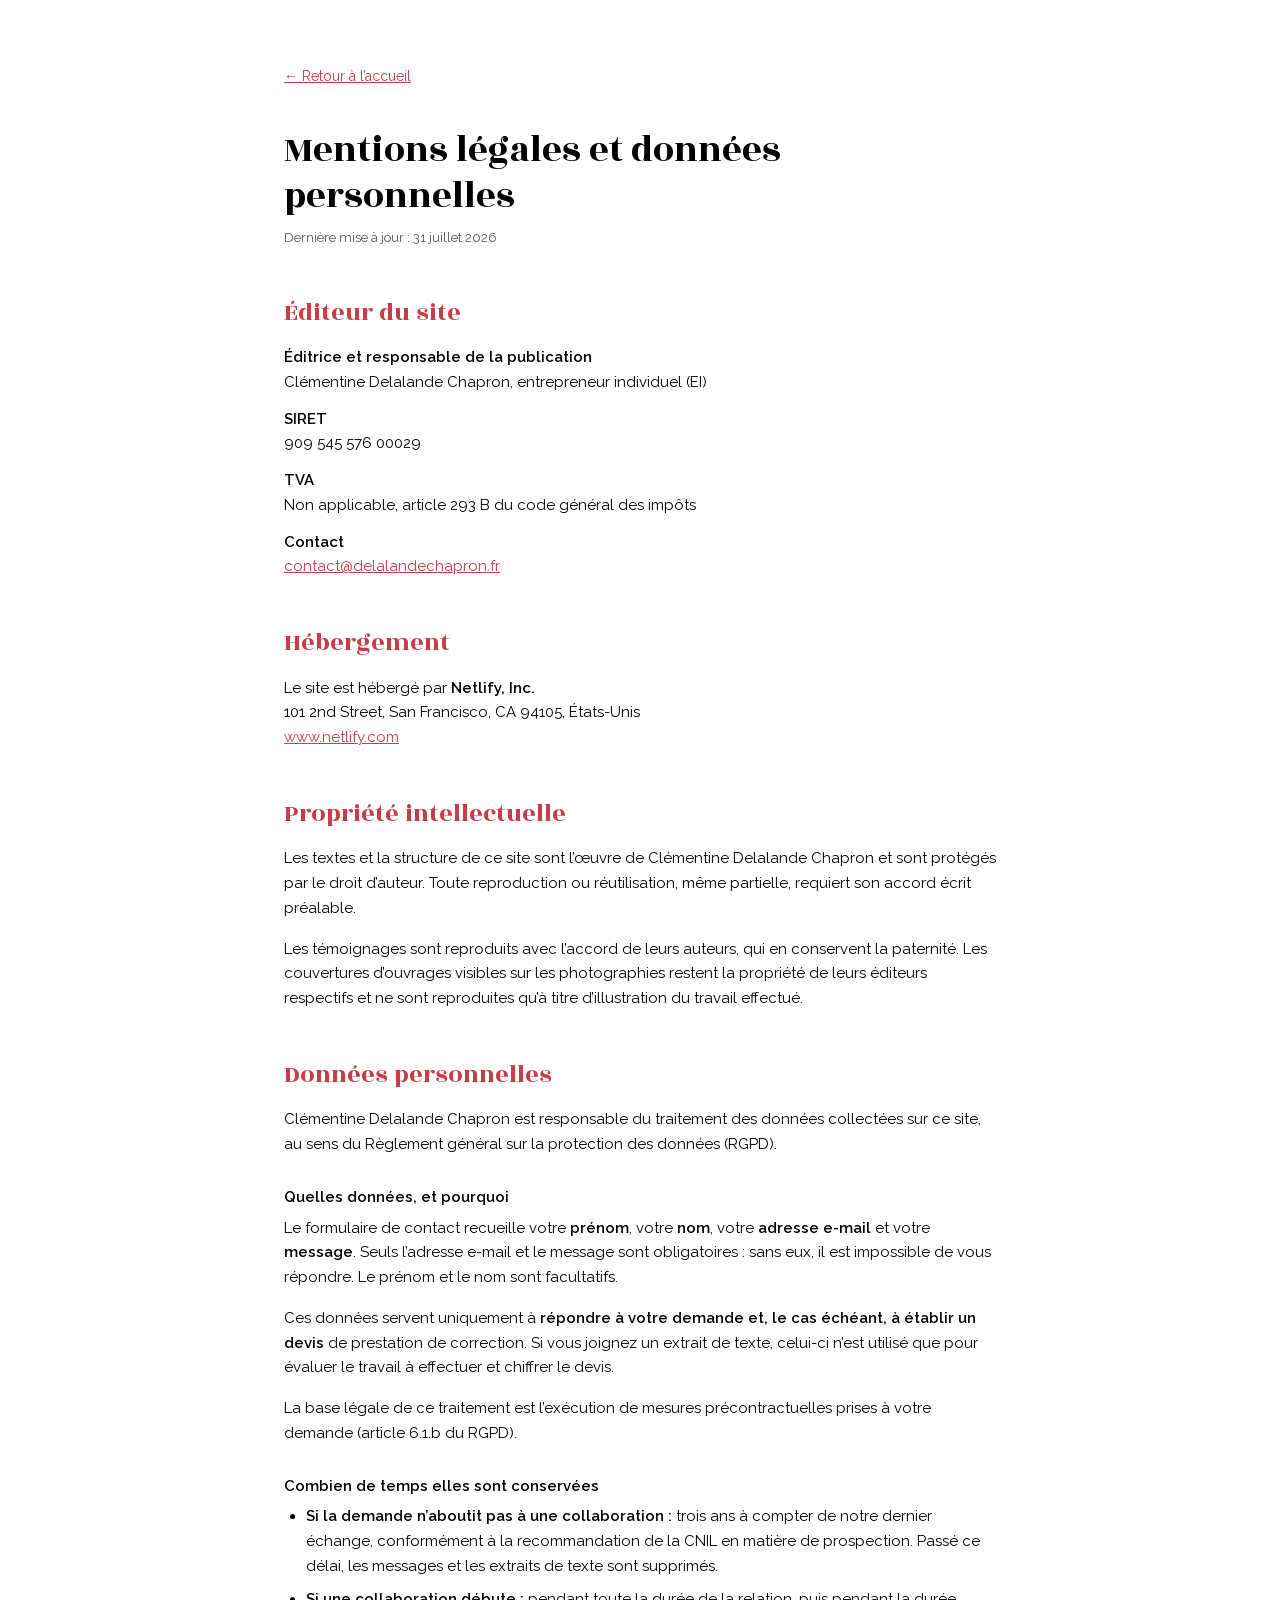
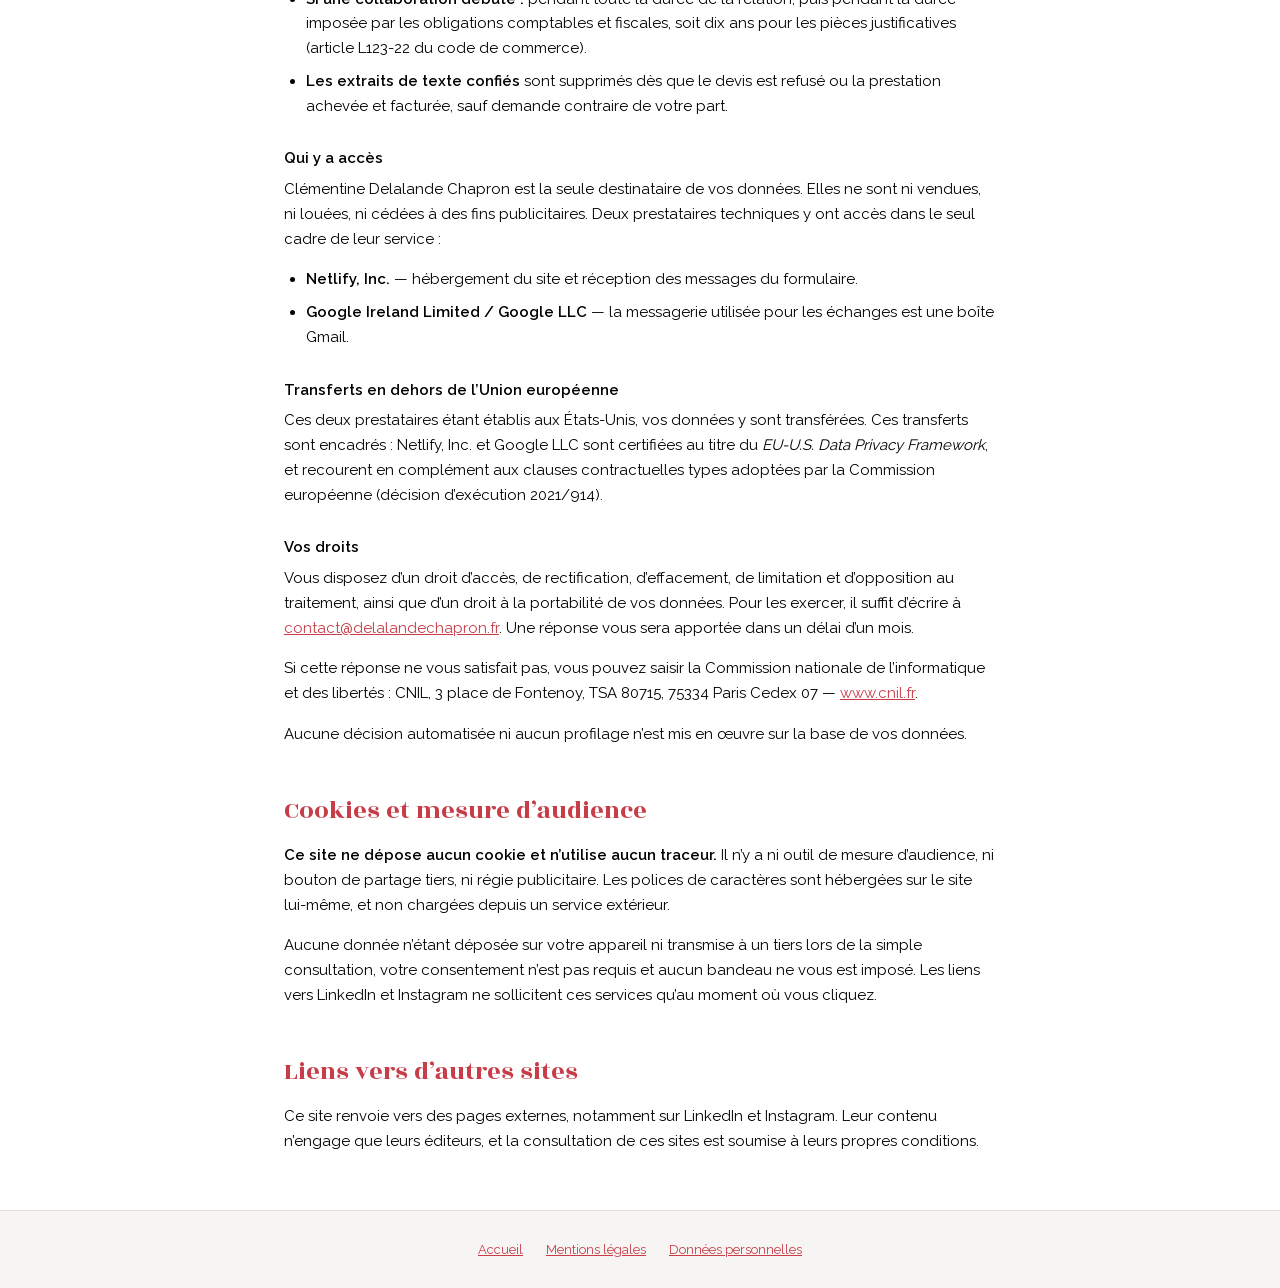
<file: mentions-legales.html>
<!DOCTYPE html>
<html lang="fr">
<head>
<meta charset="UTF-8">
<meta name="viewport" content="width=device-width, initial-scale=1">
<title>Mentions légales et données personnelles - Clémentine Delalande Chapron</title>
<meta name="description" content="Mentions légales, éditeur, hébergement et politique de protection des données personnelles du site de Clémentine Delalande Chapron, correctrice indépendante.">
<!-- Sans .html : c'est la forme vers laquelle pointent tous les liens du
     site, et vers laquelle netlify.toml redirige en 301. Un canonique ne doit
     désigner qu'une seule URL vivante. -->
<link rel="canonical" href="https://delalandechapron.fr/mentions-legales">
<meta name="robots" content="index, follow">
<meta name="theme-color" content="#ffffff">
<link rel="shortcut icon" href="/favicons/favicon.ico">
<link rel="icon" type="image/png" sizes="32x32" href="/favicons/favicon-32x32.png">
<link rel="apple-touch-icon" sizes="180x180" href="/favicons/apple-touch-icon-180x180.png">
<link rel="preload" as="font" type="font/woff2" href="./fonts/rozha-one-latin.woff2" crossorigin>
<link rel="preload" as="font" type="font/woff2" href="./fonts/raleway-400.woff2" crossorigin>
<link rel="preload" as="font" type="font/woff2" href="./fonts/raleway-600.woff2" crossorigin>
<style>
  @font-face{font-family:'Rozha One';font-style:normal;font-weight:400;font-display:swap;src:url(./fonts/rozha-one-latin.woff2) format('woff2')}
  @font-face{font-family:'Raleway';font-style:normal;font-weight:400;font-display:swap;src:url(./fonts/raleway-400.woff2) format('woff2')}
  /* 600 chargée car cette page utilise du gras. strong est ramené à 600 plus
     bas, pour taper dans cette instance plutôt que de faire synthétiser un
     faux gras 700 par le navigateur. */
  @font-face{font-family:'Raleway';font-style:normal;font-weight:600;font-display:swap;src:url(./fonts/raleway-600.woff2) format('woff2')}

  /* Jetons repris de index.html. Volontairement dupliqués plutôt qu'extraits dans
     une feuille externe : cela éviterait 15 lignes de redite mais ajouterait une
     requête bloquante sur la page d'accueil, qui est la page critique. */
  :root{
    --rose:#ff8f98;
    --rose-texte:#c73d48;
    --noir:#000;
    --tint:rgba(237,230,230,.43);
    --serif:'Rozha One',serif;
    --sans:'Raleway',sans-serif;
  }
  *,*::before,*::after{box-sizing:border-box;}
  body{
    margin:0;background:#fff;color:var(--noir);
    font-family:var(--sans);font-size:15px;line-height:1.65;
    -webkit-font-smoothing:antialiased;-moz-osx-font-smoothing:grayscale;
  }
  a{color:var(--rose-texte);}
  strong{font-weight:600;}

  .page{max-width:760px;margin:0 auto;padding:64px 24px 40px;}
  h1{font-family:var(--serif);font-weight:400;font-size:38px;line-height:1.2;margin:0 0 8px;}
  .maj{font-size:13px;color:#555;margin:0 0 48px;}
  h2{font-family:var(--serif);font-weight:400;font-size:26px;line-height:1.25;
     color:var(--rose-texte);margin:48px 0 16px;}
  h3{font-family:var(--sans);font-weight:600;font-size:15px;margin:28px 0 6px;}
  p{margin:0 0 16px;}
  ul{margin:0 0 16px;padding-left:22px;}
  li{margin-bottom:8px;}
  dl{margin:0 0 16px;}
  dt{font-weight:600;margin-top:12px;}
  dd{margin:0 0 0 0;}
  .retour{display:inline-block;margin-bottom:40px;font-size:14px;}

  footer{background:var(--tint);border-top:1px solid #e4dcdc;
     padding:28px 24px;text-align:center;font-size:13px;}
  footer nav a{margin:0 10px;}

  @media (max-width:600px){
    .page{padding:40px 18px 32px;}
    h1{font-size:30px;}
    h2{font-size:22px;}
  }
</style>
</head>
<body>

<main class="page">
  <a class="retour" href="/">&larr; Retour à l’accueil</a>

  <h1>Mentions légales et données personnelles</h1>
  <p class="maj">Dernière mise à jour&nbsp;: 31 juillet 2026</p>

  <h2>Éditeur du site</h2>
  <dl>
    <dt>Éditrice et responsable de la publication</dt>
    <dd>Clémentine Delalande Chapron, entrepreneur individuel (EI)</dd>
    <dt>SIRET</dt>
    <dd>909 545 576 00029</dd>
    <dt>TVA</dt>
    <dd>Non applicable, article 293 B du code général des impôts</dd>
    <dt>Contact</dt>
    <dd><a href="mailto:contact@delalandechapron.fr">contact@delalandechapron.fr</a></dd>
  </dl>
  <!-- ===================================================================
       À COMPLÉTER : adresse professionnelle et numéro de téléphone.

       L'article 6-III de la LCEN les exige tous deux pour un site édité à
       titre professionnel par une personne physique. Ils sont volontairement
       absents pour ne pas publier le domicile ni le numéro personnel de
       Clémentine, qui travaille de chez elle.

       La voie retenue : une domiciliation commerciale (10-40 EUR/mois) fournit
       une adresse professionnelle publiable ; il faut ensuite déclarer le
       changement au guichet unique de l'INPI. Pour le téléphone, un numéro
       professionnel dédié renvoyé vers son mobile (3-15 EUR/mois) évite de
       diffuser le numéro personnel.

       Suivi : https://github.com/DelalandeChapron/delalandechapron.fr/issues/6
       =================================================================== -->

  <h2>Hébergement</h2>
  <p>
    Le site est hébergé par <strong>Netlify, Inc.</strong><br>
    101 2nd Street, San Francisco, CA 94105, États-Unis<br>
    <a href="https://www.netlify.com" target="_blank" rel="noopener">www.netlify.com</a>
  </p>

  <h2>Propriété intellectuelle</h2>
  <p>
    Les textes et la structure de ce site sont l’œuvre de Clémentine Delalande
    Chapron et sont protégés par le droit d’auteur. Toute reproduction ou
    réutilisation, même partielle, requiert son accord écrit préalable.
  </p>
  <p>
    Les témoignages sont reproduits avec l’accord de leurs auteurs, qui en
    conservent la paternité. Les couvertures d’ouvrages visibles sur les
    photographies restent la propriété de leurs éditeurs respectifs et ne sont
    reproduites qu’à titre d’illustration du travail effectué.
  </p>

  <h2 id="donnees-personnelles">Données personnelles</h2>
  <p>
    Clémentine Delalande Chapron est responsable du traitement des données
    collectées sur ce site, au sens du Règlement général sur la protection des
    données (RGPD).
  </p>

  <h3>Quelles données, et pourquoi</h3>
  <p>
    Le formulaire de contact recueille votre <strong>prénom</strong>, votre
    <strong>nom</strong>, votre <strong>adresse e-mail</strong> et votre
    <strong>message</strong>. Seuls l’adresse e-mail et le message sont
    obligatoires&nbsp;: sans eux, il est impossible de vous répondre. Le prénom et
    le nom sont facultatifs.
  </p>
  <p>
    Ces données servent uniquement à <strong>répondre à votre demande et, le cas
    échéant, à établir un devis</strong> de prestation de correction. Si vous
    joignez un extrait de texte, celui-ci n’est utilisé que pour évaluer le
    travail à effectuer et chiffrer le devis.
  </p>
  <p>
    La base légale de ce traitement est l’exécution de mesures précontractuelles
    prises à votre demande (article 6.1.b du RGPD).
  </p>

  <h3>Combien de temps elles sont conservées</h3>
  <ul>
    <li>
      <strong>Si la demande n’aboutit pas à une collaboration&nbsp;:</strong>
      trois ans à compter de notre dernier échange, conformément à la
      recommandation de la CNIL en matière de prospection. Passé ce délai, les
      messages et les extraits de texte sont supprimés.
    </li>
    <li>
      <strong>Si une collaboration débute&nbsp;:</strong> pendant toute la durée
      de la relation, puis pendant la durée imposée par les obligations
      comptables et fiscales, soit dix ans pour les pièces justificatives
      (article L123-22 du code de commerce).
    </li>
    <li>
      <strong>Les extraits de texte confiés</strong> sont supprimés dès que le
      devis est refusé ou la prestation achevée et facturée, sauf demande
      contraire de votre part.
    </li>
  </ul>

  <h3>Qui y a accès</h3>
  <p>
    Clémentine Delalande Chapron est la seule destinataire de vos données.
    Elles ne sont ni vendues, ni louées, ni cédées à des fins publicitaires.
    Deux prestataires techniques y ont accès dans le seul cadre de leur
    service&nbsp;:
  </p>
  <ul>
    <li>
      <strong>Netlify, Inc.</strong> — hébergement du site et réception des
      messages du formulaire.
    </li>
    <li>
      <strong>Google Ireland Limited / Google LLC</strong> — la messagerie
      utilisée pour les échanges est une boîte Gmail.
    </li>
  </ul>

  <h3>Transferts en dehors de l’Union européenne</h3>
  <p>
    Ces deux prestataires étant établis aux États-Unis, vos données y sont
    transférées. Ces transferts sont encadrés&nbsp;: Netlify, Inc. et Google LLC
    sont certifiées au titre du <em>EU-U.S. Data Privacy Framework</em>, et
    recourent en complément aux clauses contractuelles types adoptées par la
    Commission européenne (décision d’exécution 2021/914).
  </p>

  <h3>Vos droits</h3>
  <p>
    Vous disposez d’un droit d’accès, de rectification, d’effacement, de
    limitation et d’opposition au traitement, ainsi que d’un droit à la
    portabilité de vos données. Pour les exercer, il suffit d’écrire à
    <a href="mailto:contact@delalandechapron.fr">contact@delalandechapron.fr</a>.
    Une réponse vous sera apportée dans un délai d’un mois.
  </p>
  <p>
    Si cette réponse ne vous satisfait pas, vous pouvez saisir la Commission
    nationale de l’informatique et des libertés&nbsp;: CNIL, 3 place de
    Fontenoy, TSA 80715, 75334 Paris Cedex 07 —
    <a href="https://www.cnil.fr" target="_blank" rel="noopener">www.cnil.fr</a>.
  </p>
  <p>
    Aucune décision automatisée ni aucun profilage n’est mis en œuvre sur la
    base de vos données.
  </p>

  <h2>Cookies et mesure d’audience</h2>
  <p>
    <strong>Ce site ne dépose aucun cookie et n’utilise aucun traceur.</strong>
    Il n’y a ni outil de mesure d’audience, ni bouton de partage tiers, ni
    régie publicitaire. Les polices de caractères sont hébergées sur le site
    lui-même, et non chargées depuis un service extérieur.
  </p>
  <p>
    Aucune donnée n’étant déposée sur votre appareil ni transmise à un tiers
    lors de la simple consultation, votre consentement n’est pas requis et
    aucun bandeau ne vous est imposé. Les liens vers LinkedIn et Instagram ne
    sollicitent ces services qu’au moment où vous cliquez.
  </p>

  <h2>Liens vers d’autres sites</h2>
  <p>
    Ce site renvoie vers des pages externes, notamment sur LinkedIn et
    Instagram. Leur contenu n’engage que leurs éditeurs, et la consultation de
    ces sites est soumise à leurs propres conditions.
  </p>
</main>

<footer>
  <nav>
    <a href="/">Accueil</a>
    <a href="/mentions-legales">Mentions légales</a>
    <a href="/mentions-legales#donnees-personnelles">Données personnelles</a>
  </nav>
</footer>

</body>
</html>
</file>
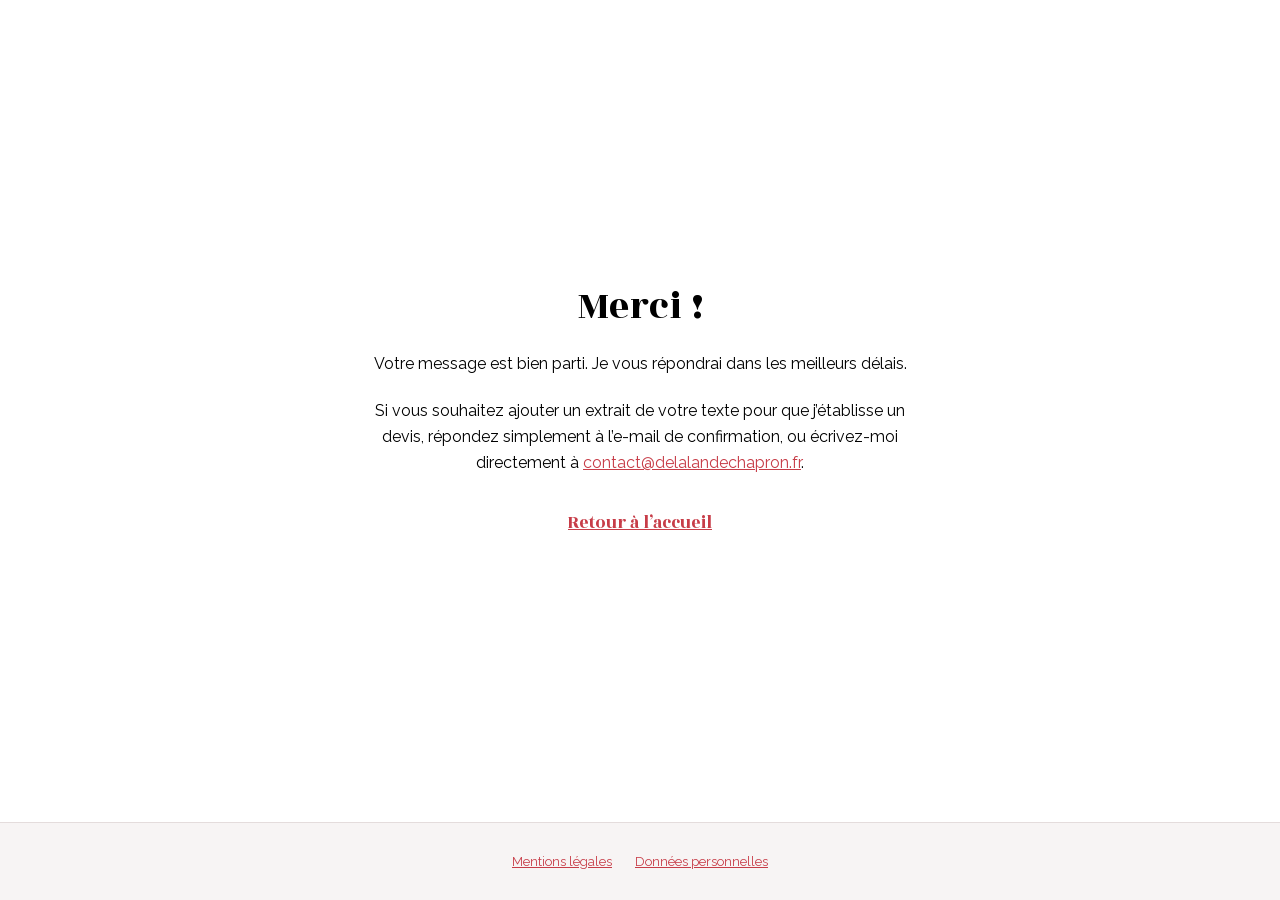
<file: merci.html>
<!DOCTYPE html>
<html lang="fr">
<head>
<meta charset="UTF-8">
<meta name="viewport" content="width=device-width, initial-scale=1">
<title>Message envoyé - Clémentine Delalande Chapron</title>
<!-- noindex : page de confirmation, elle n'a rien à faire dans un moteur de
     recherche, et elle est atteignable en 200 à /merci. -->
<meta name="robots" content="noindex, follow">
<meta name="theme-color" content="#ffffff">
<link rel="shortcut icon" href="/favicons/favicon.ico">
<link rel="icon" type="image/png" sizes="16x16" href="/favicons/favicon-16x16.png">
<link rel="icon" type="image/png" sizes="32x32" href="/favicons/favicon-32x32.png">
<link rel="apple-touch-icon" sizes="180x180" href="/favicons/apple-touch-icon-180x180.png">
<link rel="preload" as="font" type="font/woff2" href="./fonts/rozha-one-latin.woff2" crossorigin>
<link rel="preload" as="font" type="font/woff2" href="./fonts/raleway-400.woff2" crossorigin>
<style>
  @font-face{font-family:'Rozha One';font-style:normal;font-weight:400;font-display:swap;src:url(./fonts/rozha-one-latin.woff2) format('woff2')}
  @font-face{font-family:'Raleway';font-style:normal;font-weight:400;font-display:swap;src:url(./fonts/raleway-400.woff2) format('woff2')}

  /* Jetons repris de index.html, comme pour les autres pages secondaires :
     dupliqués volontairement pour ne pas imposer une requête bloquante de
     feuille externe à la page d'accueil, qui est la page critique. */
  :root{
    --rose-texte:#c73d48;
    --noir:#000;
    --tint:rgba(237,230,230,.43);
    --serif:'Rozha One',serif;
    --sans:'Raleway',sans-serif;
  }
  *,*::before,*::after{box-sizing:border-box;}
  html,body{height:100%;}
  body{
    margin:0;background:#fff;color:var(--noir);
    font-family:var(--sans);font-size:16px;line-height:1.65;
    display:flex;flex-direction:column;min-height:100%;
    -webkit-font-smoothing:antialiased;-moz-osx-font-smoothing:grayscale;
  }
  a{color:var(--rose-texte);}
  main{flex:1;display:flex;align-items:center;justify-content:center;
    max-width:620px;margin:0 auto;padding:48px 24px;text-align:center;}
  h1{font-family:var(--serif);font-weight:400;font-size:40px;line-height:1.2;margin:0 0 20px;}
  p{margin:0 0 20px;}
  .retour{display:inline-block;margin-top:12px;font-family:var(--serif);font-size:18px;}
  footer{background:var(--tint);border-top:1px solid #e4dcdc;
    padding:28px 24px;text-align:center;font-size:13px;}
  footer a{margin:0 10px;color:var(--rose-texte);}
  @media (max-width:600px){ h1{font-size:30px;} }
</style>
</head>
<body>

<main>
  <div>
    <h1>Merci&nbsp;!</h1>
    <p>Votre message est bien parti. Je vous répondrai dans les meilleurs délais.</p>
    <p>Si vous souhaitez ajouter un extrait de votre texte pour que j’établisse un
      devis, répondez simplement à l’e-mail de confirmation, ou écrivez-moi
      directement à <a href="mailto:contact@delalandechapron.fr">contact@delalandechapron.fr</a>.</p>
    <a class="retour" href="/">Retour à l’accueil</a>
  </div>
</main>

<footer>
  <nav aria-label="Liens légaux">
    <a href="/mentions-legales">Mentions légales</a>
    <a href="/mentions-legales#donnees-personnelles">Données personnelles</a>
  </nav>
</footer>

</body>
</html>
</file>
